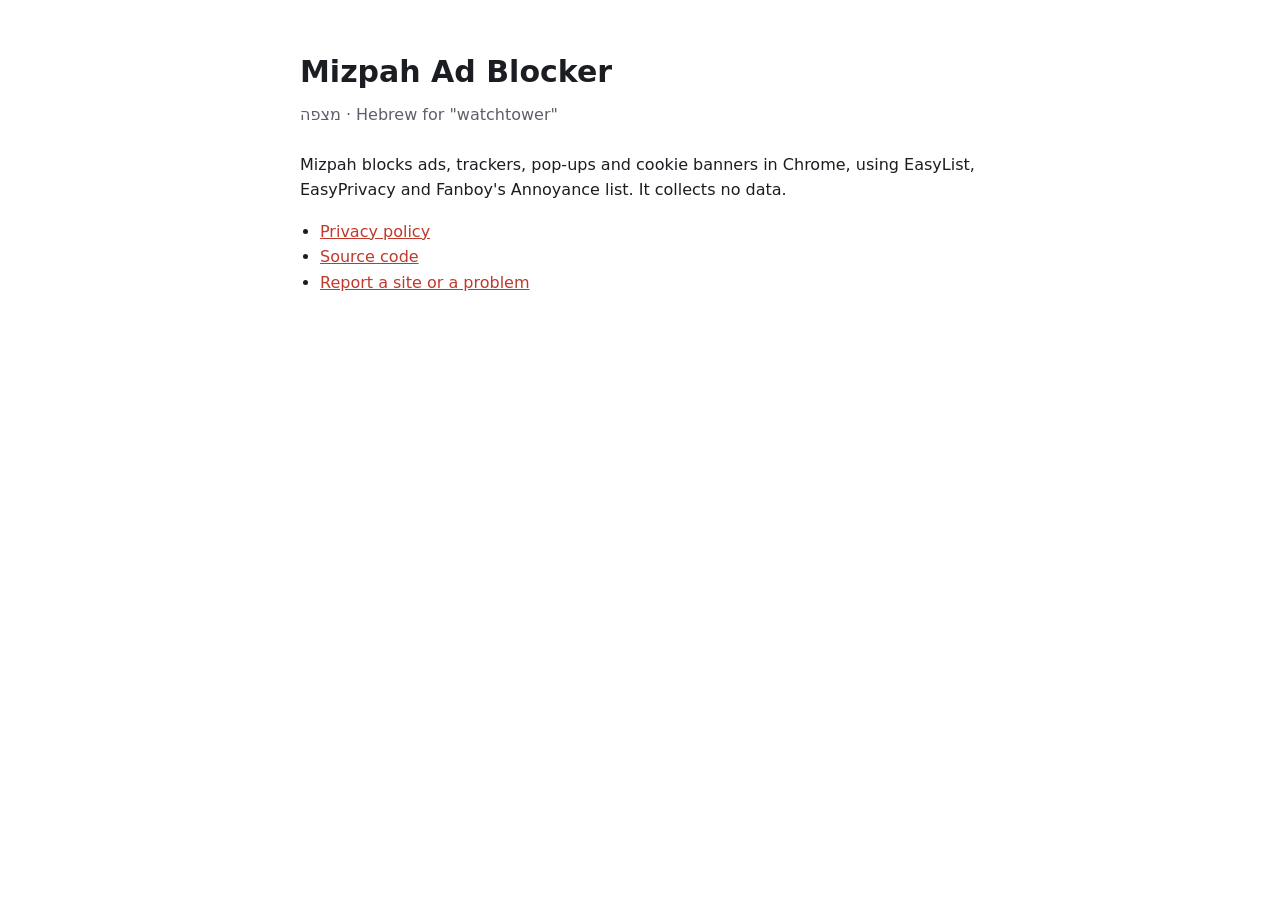
<file: docs/index.html>
<!doctype html>
<html lang="en">
<head>
  <meta charset="utf-8">
  <meta name="viewport" content="width=device-width, initial-scale=1">
  <title>Mizpah Ad Blocker</title>
  <style>
    :root { --bg: #ffffff; --text: #1c1d22; --muted: #5d606b; --accent: #c0392b; }
    @media (prefers-color-scheme: dark) { :root { --bg: #16171b; --text: #ececf0; --muted: #a0a2ab; --accent: #e0503f; } }
    body { margin: 0; background: var(--bg); color: var(--text); font: 16px/1.6 system-ui, -apple-system, "Segoe UI", sans-serif; }
    main { max-width: 680px; margin: 0 auto; padding: 48px 16px 72px; }
    h1 { font-size: 30px; margin: 0 0 6px; }
    .meaning { color: var(--muted); margin: 0 0 24px; }
    a { color: var(--accent); }
    ul { padding-left: 20px; }
  </style>
</head>
<body>
<main>
  <h1>Mizpah Ad Blocker</h1>
  <p class="meaning">מצפה · Hebrew for "watchtower"</p>
  <p>Mizpah blocks ads, trackers, pop-ups and cookie banners in Chrome, using EasyList, EasyPrivacy and Fanboy's Annoyance list. It collects no data.</p>
  <ul>
    <li><a href="privacy-policy.html">Privacy policy</a></li>
    <li><a href="https://github.com/stephenhazra/mizpah">Source code</a></li>
    <li><a href="https://github.com/stephenhazra/mizpah/issues">Report a site or a problem</a></li>
  </ul>
</main>
</body>
</html>
</file>
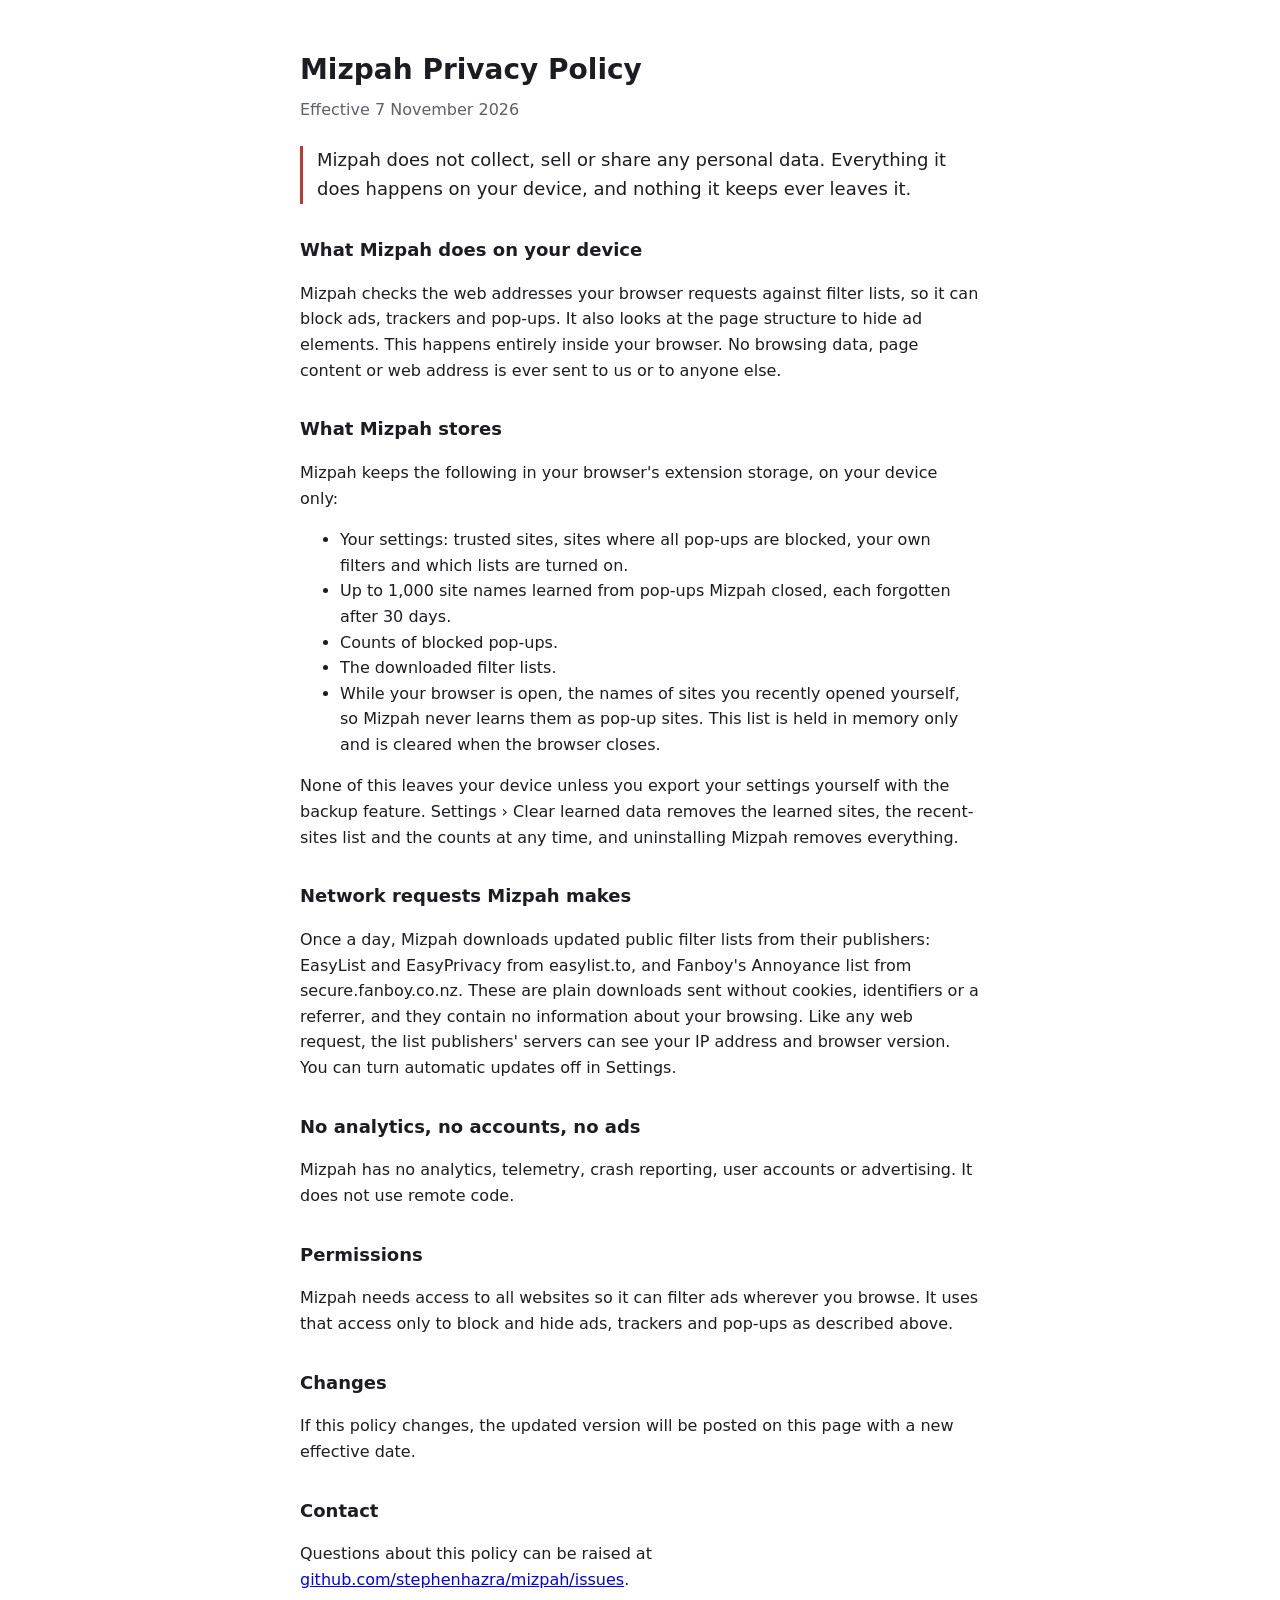
<file: docs/privacy-policy.html>
<!doctype html>
<html lang="en">
<head>
  <meta charset="utf-8">
  <meta name="viewport" content="width=device-width, initial-scale=1">
  <title>Mizpah Privacy Policy</title>
  <style>
    :root { --bg: #ffffff; --text: #1c1d22; --muted: #5d606b; --accent: #c0392b; }
    @media (prefers-color-scheme: dark) { :root { --bg: #16171b; --text: #ececf0; --muted: #a0a2ab; --accent: #e0503f; } }
    body { margin: 0; background: var(--bg); color: var(--text); font: 16px/1.6 system-ui, -apple-system, "Segoe UI", sans-serif; }
    main { max-width: 680px; margin: 0 auto; padding: 48px 16px 72px; }
    h1 { font-size: 28px; margin: 0 0 4px; }
    h2 { font-size: 18px; margin: 32px 0 8px; }
    .date { color: var(--muted); margin: 0 0 24px; }
    .lead { font-size: 18px; border-left: 3px solid var(--accent); padding-left: 14px; }
  </style>
</head>
<body>
<main>
  <h1>Mizpah Privacy Policy</h1>
  <p class="date">Effective 7 November 2026</p>
  <p class="lead">Mizpah does not collect, sell or share any personal data. Everything it does happens on your device, and nothing it keeps ever leaves it.</p>

  <h2>What Mizpah does on your device</h2>
  <p>Mizpah checks the web addresses your browser requests against filter lists, so it can block ads, trackers and pop-ups. It also looks at the page structure to hide ad elements. This happens entirely inside your browser. No browsing data, page content or web address is ever sent to us or to anyone else.</p>

  <h2>What Mizpah stores</h2>
  <p>Mizpah keeps the following in your browser's extension storage, on your device only:</p>
<ul>
<li>Your settings: trusted sites, sites where all pop-ups are blocked, your own filters and which lists are turned on.</li>
<li>Up to 1,000 site names learned from pop-ups Mizpah closed, each forgotten after 30 days.</li>
<li>Counts of blocked pop-ups.</li>
<li>The downloaded filter lists.</li>
<li>While your browser is open, the names of sites you recently opened yourself, so Mizpah never learns them as pop-up sites. This list is held in memory only and is cleared when the browser closes.</li>
</ul>
<p>None of this leaves your device unless you export your settings yourself with the backup feature. Settings › Clear learned data removes the learned sites, the recent-sites list and the counts at any time, and uninstalling Mizpah removes everything.</p>

  <h2>Network requests Mizpah makes</h2>
  <p>Once a day, Mizpah downloads updated public filter lists from their publishers: EasyList and EasyPrivacy from easylist.to, and Fanboy's Annoyance list from secure.fanboy.co.nz. These are plain downloads sent without cookies, identifiers or a referrer, and they contain no information about your browsing. Like any web request, the list publishers' servers can see your IP address and browser version. You can turn automatic updates off in Settings.</p>

  <h2>No analytics, no accounts, no ads</h2>
  <p>Mizpah has no analytics, telemetry, crash reporting, user accounts or advertising. It does not use remote code.</p>

  <h2>Permissions</h2>
  <p>Mizpah needs access to all websites so it can filter ads wherever you browse. It uses that access only to block and hide ads, trackers and pop-ups as described above.</p>

  <h2>Changes</h2>
  <p>If this policy changes, the updated version will be posted on this page with a new effective date.</p>

  <h2>Contact</h2>
  <p>Questions about this policy can be raised at <a href="https://github.com/stephenhazra/mizpah/issues">github.com/stephenhazra/mizpah/issues</a>.</p>
</main>
</body>
</html>
</file>
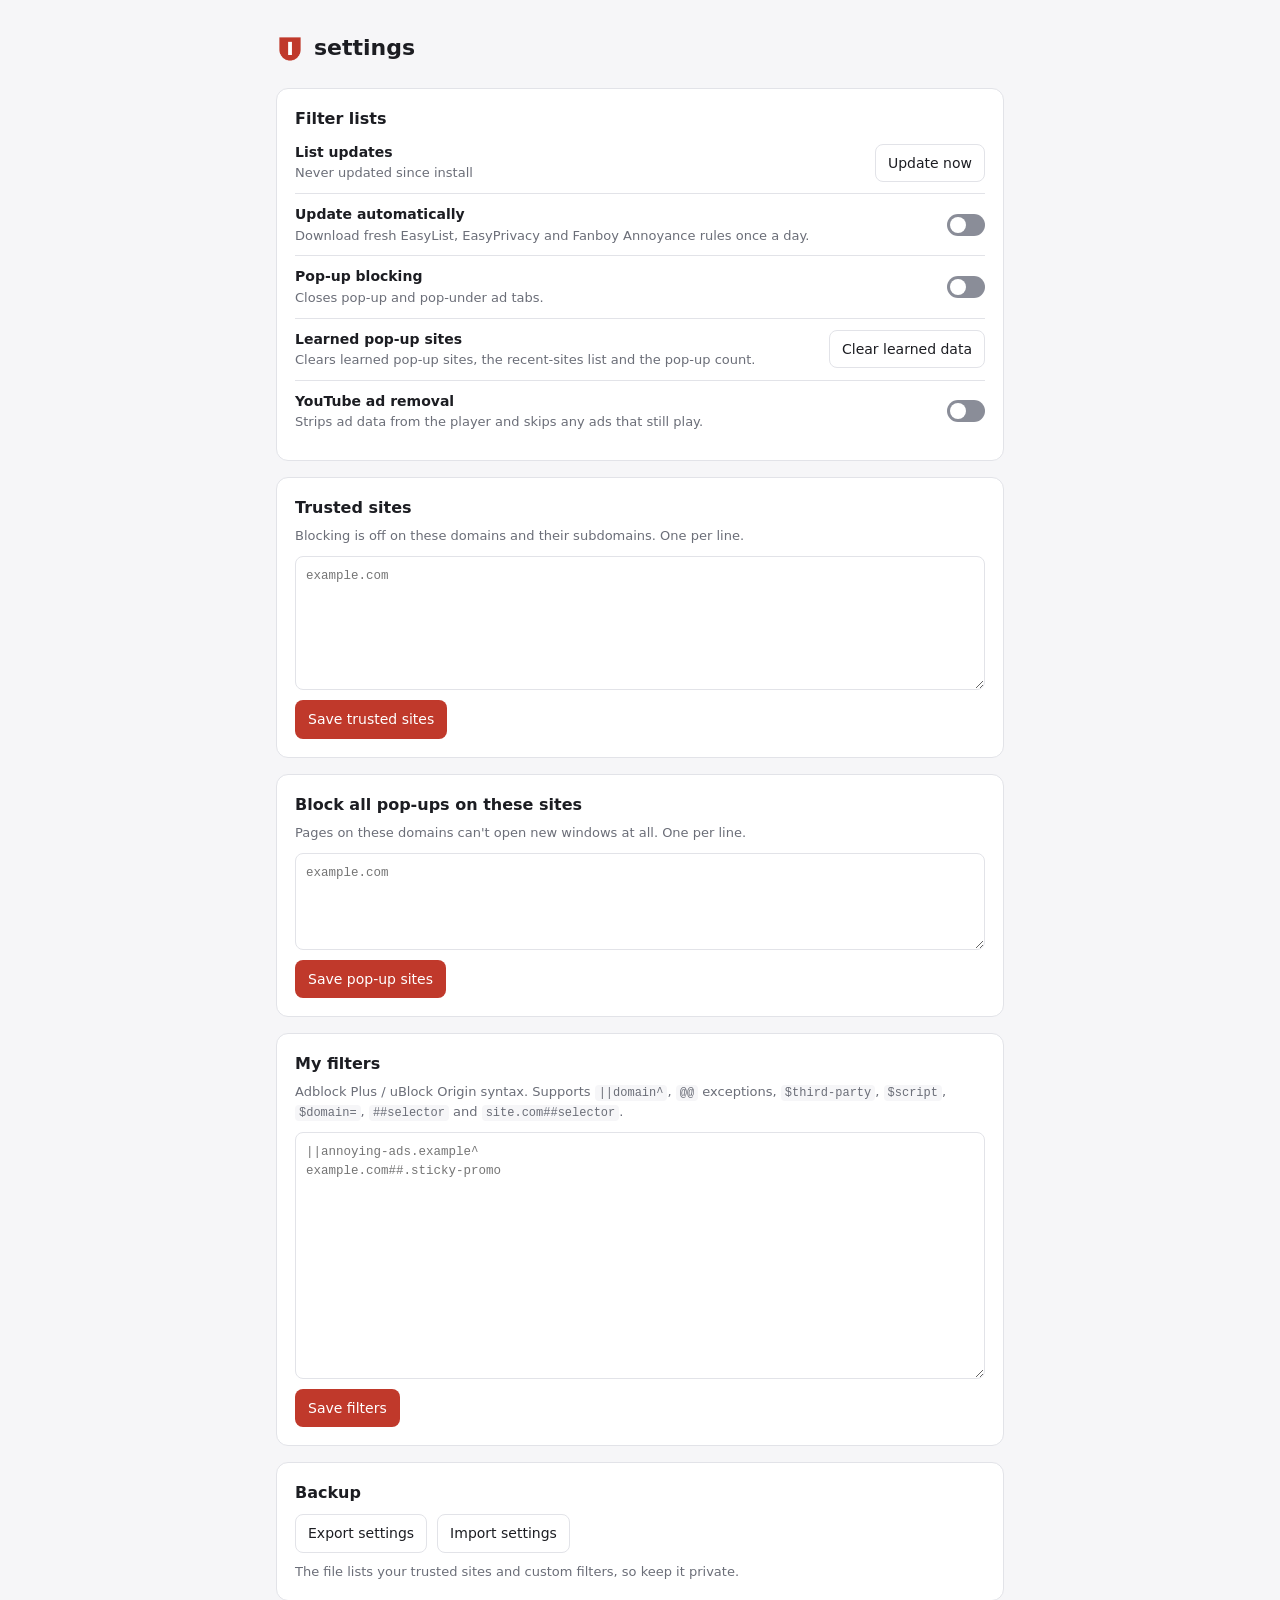
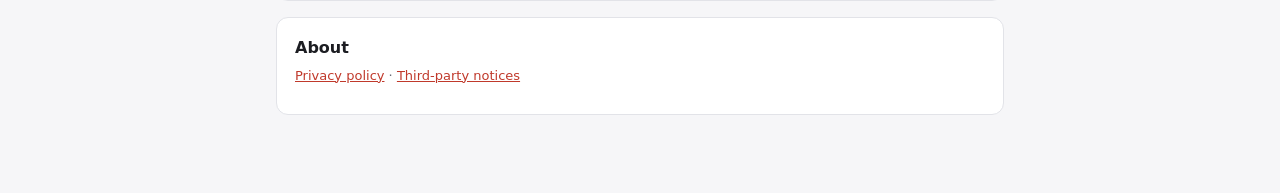
<file: options/options.html>
<!doctype html>
<html lang="en">
<head>
  <meta charset="utf-8">
  <meta name="viewport" content="width=device-width, initial-scale=1">
  <title>Settings</title>
  <link rel="stylesheet" href="theme.css">
  <link rel="stylesheet" href="options.css">
</head>
<body>
  <main>
    <h1><img src="../icons/icon48.png" alt="" width="28" height="28"> <span><span class="app-name"></span> settings</span></h1>

    <div role="status"><section class="banner" id="rebuildBanner" hidden>
      <h2>Rebuild needed</h2>
      <ul id="rebuildReasons"></ul>
      <p>Chrome only lets an extension replace its built-in rules when it is rebuilt. Run these in Terminal, then click the reload icon for <span class="app-name"></span> on <code>chrome://extensions</code>.</p>
      <pre id="rebuildCmd"></pre>
      <div class="bar"><button id="copyCmd">Copy commands</button><span id="copyStatus" role="status"></span></div>
    </section></div>

    <section>
      <h2>Filter lists</h2>
      <div class="update">
        <div><strong>List updates</strong><p id="updateInfo" role="status">Never updated since install</p></div>
        <button id="updateNow">Update now</button>
      </div>
      <label class="row">
        <div><strong id="autoUpdateName">Update automatically</strong><p id="autoUpdateInfo">Download fresh EasyList, EasyPrivacy and Fanboy Annoyance rules once a day.</p></div>
        <span class="switch"><input type="checkbox" id="autoUpdate" role="switch" aria-labelledby="autoUpdateName" aria-describedby="autoUpdateInfo"><span></span></span>
      </label>
      <div id="lists"></div>
      <label class="row">
        <div><strong id="blockPopupsName">Pop-up blocking</strong><p id="popupInfo">Closes pop-up and pop-under ad tabs.</p></div>
        <span class="switch"><input type="checkbox" id="blockPopups" role="switch" aria-labelledby="blockPopupsName" aria-describedby="popupInfo"><span></span></span>
      </label>
      <div class="update">
        <div><strong>Learned pop-up sites</strong><p id="learnedInfo">Clears learned pop-up sites, the recent-sites list and the pop-up count.</p></div>
        <button id="forgetLearned">Clear learned data</button>
      </div>
      <label class="row">
        <div><strong id="youtubeName">YouTube ad removal</strong><p id="youtubeInfo">Strips ad data from the player and skips any ads that still play.</p></div>
        <span class="switch"><input type="checkbox" id="youtube" role="switch" aria-labelledby="youtubeName" aria-describedby="youtubeInfo"><span></span></span>
      </label>
    </section>

    <section>
      <h2 id="allowHeading">Trusted sites</h2>
      <p id="allowHelp">Blocking is off on these domains and their subdomains. One per line.</p>
      <textarea id="allowlist" aria-labelledby="allowHeading" aria-describedby="allowHelp" rows="6" spellcheck="false" autocapitalize="off" autocorrect="off" autocomplete="off" placeholder="example.com"></textarea>
      <div class="bar"><button class="primary" id="saveAllowlist">Save trusted sites</button><span id="allowStatus" role="status"></span></div>
    </section>

    <section>
      <h2 id="strictHeading">Block all pop-ups on these sites</h2>
      <p id="strictHelp">Pages on these domains can't open new windows at all. One per line.</p>
      <textarea id="strictPopupSites" aria-labelledby="strictHeading" aria-describedby="strictHelp" rows="4" spellcheck="false" autocapitalize="off" autocorrect="off" autocomplete="off" placeholder="example.com"></textarea>
      <div class="bar"><button class="primary" id="saveStrict">Save pop-up sites</button><span id="strictStatus" role="status"></span></div>
    </section>

    <section>
      <h2 id="customHeading">My filters</h2>
      <p id="customHelp">Adblock Plus / uBlock Origin syntax. Supports <code>||domain^</code>, <code>@@</code> exceptions, <code>$third-party</code>, <code>$script</code>, <code>$domain=</code>, <code>##selector</code> and <code>site.com##selector</code>.</p>
      <textarea id="custom" aria-labelledby="customHeading" aria-describedby="customHelp" rows="12" spellcheck="false" autocapitalize="off" autocorrect="off" autocomplete="off" placeholder="||annoying-ads.example^&#10;example.com##.sticky-promo"></textarea>
      <div class="bar"><button class="primary" id="saveCustom">Save filters</button><span id="customStatus" role="status"></span></div>
    </section>

    <section>
      <h2>Backup</h2>
      <div class="bar">
        <button id="export">Export settings</button>
        <button id="import">Import settings</button>
        <input type="file" id="importFile" accept="application/json" hidden>
        <span id="backupStatus" role="status"></span>
      </div>
      <p id="backupNote">The file lists your trusted sites and custom filters, so keep it private.</p>
    </section>

    <section>
      <h2>About</h2>
      <p><a href="https://stephenhazra.github.io/mizpah/privacy-policy.html" target="_blank" rel="noopener">Privacy policy</a> · <a href="../THIRD_PARTY_NOTICES.md" target="_blank" rel="noopener">Third-party notices</a></p>
    </section>
  </main>
  <script src="options.js" type="module"></script>
</body>
</html>
</file>
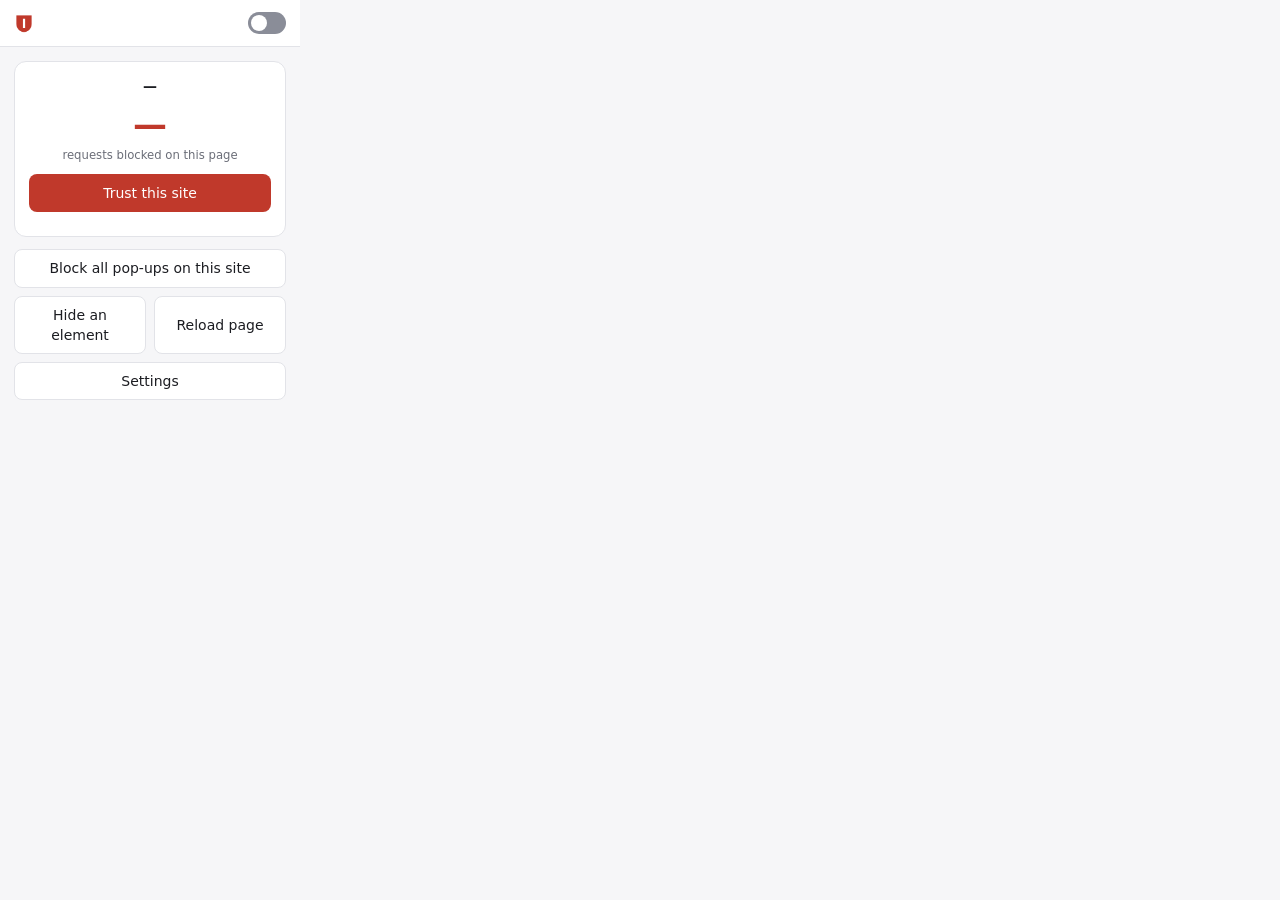
<file: popup/popup.html>
<!doctype html>
<html lang="en">
<head>
  <meta charset="utf-8">
  <meta name="viewport" content="width=device-width, initial-scale=1">
  <title>Mizpah</title>
  <link rel="stylesheet" href="../options/theme.css">
  <link rel="stylesheet" href="popup.css">
</head>
<body>
  <header>
    <h1 class="sr-only">Mizpah</h1>
    <div class="brand"><img src="../icons/icon32.png" alt="" width="20" height="20"> <span class="app-name"></span></div>
    <label class="switch" title="Pause or resume all blocking">
      <input type="checkbox" id="power" role="switch" aria-label="Blocking">
      <span></span>
    </label>
  </header>
  <main aria-label="Blocking on this page">
    <button class="warn" id="rebuild" hidden>Filter rules need a rebuild. Open Settings.</button>
    <section class="site">
      <div class="host" id="host">—</div>
      <div class="count"><span id="blocked">—</span><small>requests blocked on this page</small></div>
      <div class="popups" id="popups" hidden></div>
      <button id="toggleSite" class="primary">Trust this site</button>
      <div role="status"><p class="note" id="note" hidden>Reload the page to apply the change.</p></div>
    </section>
    <div class="warn-row" id="hostAccess" role="status" hidden>
      <p class="note">Mizpah can't hide ads or close pop-ups on this site until you allow it.</p>
      <button id="grantAccess" class="primary">Allow on this site</button>
    </div>
    <div class="actions">
      <button id="strictPopups" class="wide">Block all pop-ups on this site</button>
      <button id="picker">Hide an element</button>
      <button id="reload">Reload page</button>
      <button id="options">Settings</button>
    </div>
  </main>
  <footer id="status" role="status"></footer>
  <script src="popup.js" type="module"></script>
</body>
</html>
</file>
<file: options/theme.css>
:root {
  color-scheme: light dark;
  --bg: #f6f6f8;
  --surface: #ffffff;
  --text: #1c1d22;
  --muted: #6b6e78;
  --border: #e2e3e8;
  --accent: #c0392b;
  --accent-fg: #c0392b;
  --switch-off: #8a8d98;
  --accent-text: #ffffff;
  --ok: #1e8e5a;
  --field: #ffffff;
}
@media (prefers-color-scheme: dark) {
  :root {
    --bg: #16171b;
    --surface: #1f2026;
    --text: #ececf0;
    --muted: #9a9ca6;
    --border: #2f3038;
    --accent: #c8412f;
    --accent-fg: #ff7a6b;
    --switch-off: #8a8d98;
    --accent-text: #ffffff;
    --ok: #3cc488;
    --field: #15161a;
  }
}
* { box-sizing: border-box; }
html { -webkit-text-size-adjust: 100%; text-size-adjust: 100%; }
body { margin: 0; background: var(--bg); color: var(--text); font: 14px/1.45 system-ui, -apple-system, "Segoe UI", sans-serif; }
button {
  font: inherit; color: var(--text); background: var(--surface); border: 1px solid var(--border);
  border-radius: 8px; padding: 8px 12px; cursor: pointer;
}
button:hover { border-color: var(--muted); }
button:disabled { opacity: .5; cursor: not-allowed; }
button:disabled:hover { border-color: var(--border); }
button:focus-visible { outline: 2px solid var(--accent-fg); outline-offset: 2px; }
button.primary { background: var(--accent); color: var(--accent-text); border-color: transparent; }
button.primary.off { background: var(--surface); color: var(--text); border-color: var(--border); }
.switch { position: relative; display: inline-block; width: 38px; height: 22px; flex: none; }
.switch input { opacity: 0; width: 0; height: 0; }
.switch span { position: absolute; inset: 0; background: var(--switch-off); border-radius: 22px; transition: .15s; cursor: pointer; }
.switch span::before { content: ""; position: absolute; width: 16px; height: 16px; left: 3px; top: 3px; background: #fff; border-radius: 50%; transition: .15s; }
.switch input:checked + span { background: var(--accent); }
.switch input:checked + span::before { transform: translateX(16px); }
.switch input:focus-visible + span { outline: 2px solid var(--accent); outline-offset: 2px; }
@media (prefers-reduced-motion: reduce) { .switch span, .switch span::before { transition: none; } }

[hidden] { display: none !important; }
</file>
<file: options/options.css>
main { max-width: 760px; margin: 0 auto; padding: 32px 16px 64px; }
h1 { display: flex; align-items: center; gap: 10px; font-size: 22px; margin: 0 0 24px; }
h2 { font-size: 16px; margin: 0 0 8px; }
section { background: var(--surface); border: 1px solid var(--border); border-radius: 12px; padding: 18px; margin-bottom: 16px; }
section > p, .row p { color: var(--muted); margin: 0 0 10px; font-size: 13px; }
.row { display: flex; align-items: center; justify-content: space-between; gap: 16px; padding: 10px 0; border-top: 1px solid var(--border); cursor: pointer; }
.row:first-child { border-top: 0; }
.row p { margin: 2px 0 0; }
textarea { display: block; width: 100%; max-width: 100%; font: 12.5px/1.5 ui-monospace, Menlo, monospace; background: var(--field); color: var(--text); border: 1px solid var(--border); border-radius: 8px; padding: 10px; resize: vertical; }
.bar { display: flex; align-items: center; gap: 10px; margin-top: 10px; flex-wrap: wrap; }
section > p a { color: var(--accent-fg); }
#backupNote { margin: 10px 0 0; }
.bar span { color: var(--muted); font-size: 13px; }
code { font-size: 12px; background: var(--bg); padding: 1px 4px; border-radius: 4px; }
.update { display: flex; align-items: center; justify-content: space-between; gap: 16px; padding: 10px 0; border-top: 1px solid var(--border); }
h2 + .update { border-top: 0; padding-top: 4px; }
.update button { flex: none; white-space: nowrap; }
.update p { color: var(--muted); margin: 2px 0 0; font-size: 13px; }
.update p.error { color: var(--accent-fg); }
#lists .row:first-child { border-top: 1px solid var(--border); }
.banner { border-color: var(--accent); }
.banner h2 { color: var(--accent-fg); }
.banner ul { margin: 0 0 10px; padding-left: 18px; }
pre { background: var(--field); border: 1px solid var(--border); border-radius: 8px; padding: 10px; font: 12.5px/1.5 ui-monospace, Menlo, monospace; overflow-x: auto; margin: 0; }
@media (pointer: coarse) { textarea { font-size: 16px; } }
</file>
<file: popup/popup.css>
body { width: 300px; }
.sr-only { position: absolute; width: 1px; height: 1px; overflow: hidden; clip: rect(0 0 0 0); white-space: nowrap; margin: -1px; padding: 0; border: 0; }
header { display: flex; align-items: center; justify-content: space-between; padding: 12px 14px; border-bottom: 1px solid var(--border); background: var(--surface); }
.brand { display: flex; align-items: center; gap: 8px; font-weight: 600; }
main { padding: 14px; display: grid; gap: 12px; }
.site { background: var(--surface); border: 1px solid var(--border); border-radius: 12px; padding: 14px; display: grid; gap: 10px; text-align: center; }
.host { font-weight: 600; overflow: hidden; text-overflow: ellipsis; white-space: nowrap; }
.count span { display: block; font-size: 34px; font-weight: 700; font-variant-numeric: tabular-nums; color: var(--accent-fg); line-height: 1.1; }
.count small { color: var(--muted); }
.note { margin: 0; color: var(--muted); font-size: 12px; }
.actions { display: grid; grid-template-columns: 1fr 1fr; gap: 8px; }
.actions #options { grid-column: span 2; }
footer { padding: 0 14px 12px; color: var(--muted); font-size: 12px; text-align: center; }
body.paused .site { opacity: .55; }
.warn { background: transparent; border: 1px solid var(--accent); color: var(--accent-fg); font-size: 12px; text-align: left; }
.warn-row { display: grid; gap: 8px; text-align: center; }
.popups { color: var(--muted); font-size: 12px; }
.actions .wide { grid-column: span 2; }
.actions .wide.on { border-color: var(--accent); color: var(--accent-fg); }
@media (pointer: coarse) {
  body { width: auto; }
  main { max-width: 560px; margin: 0 auto; }
}
</file>
